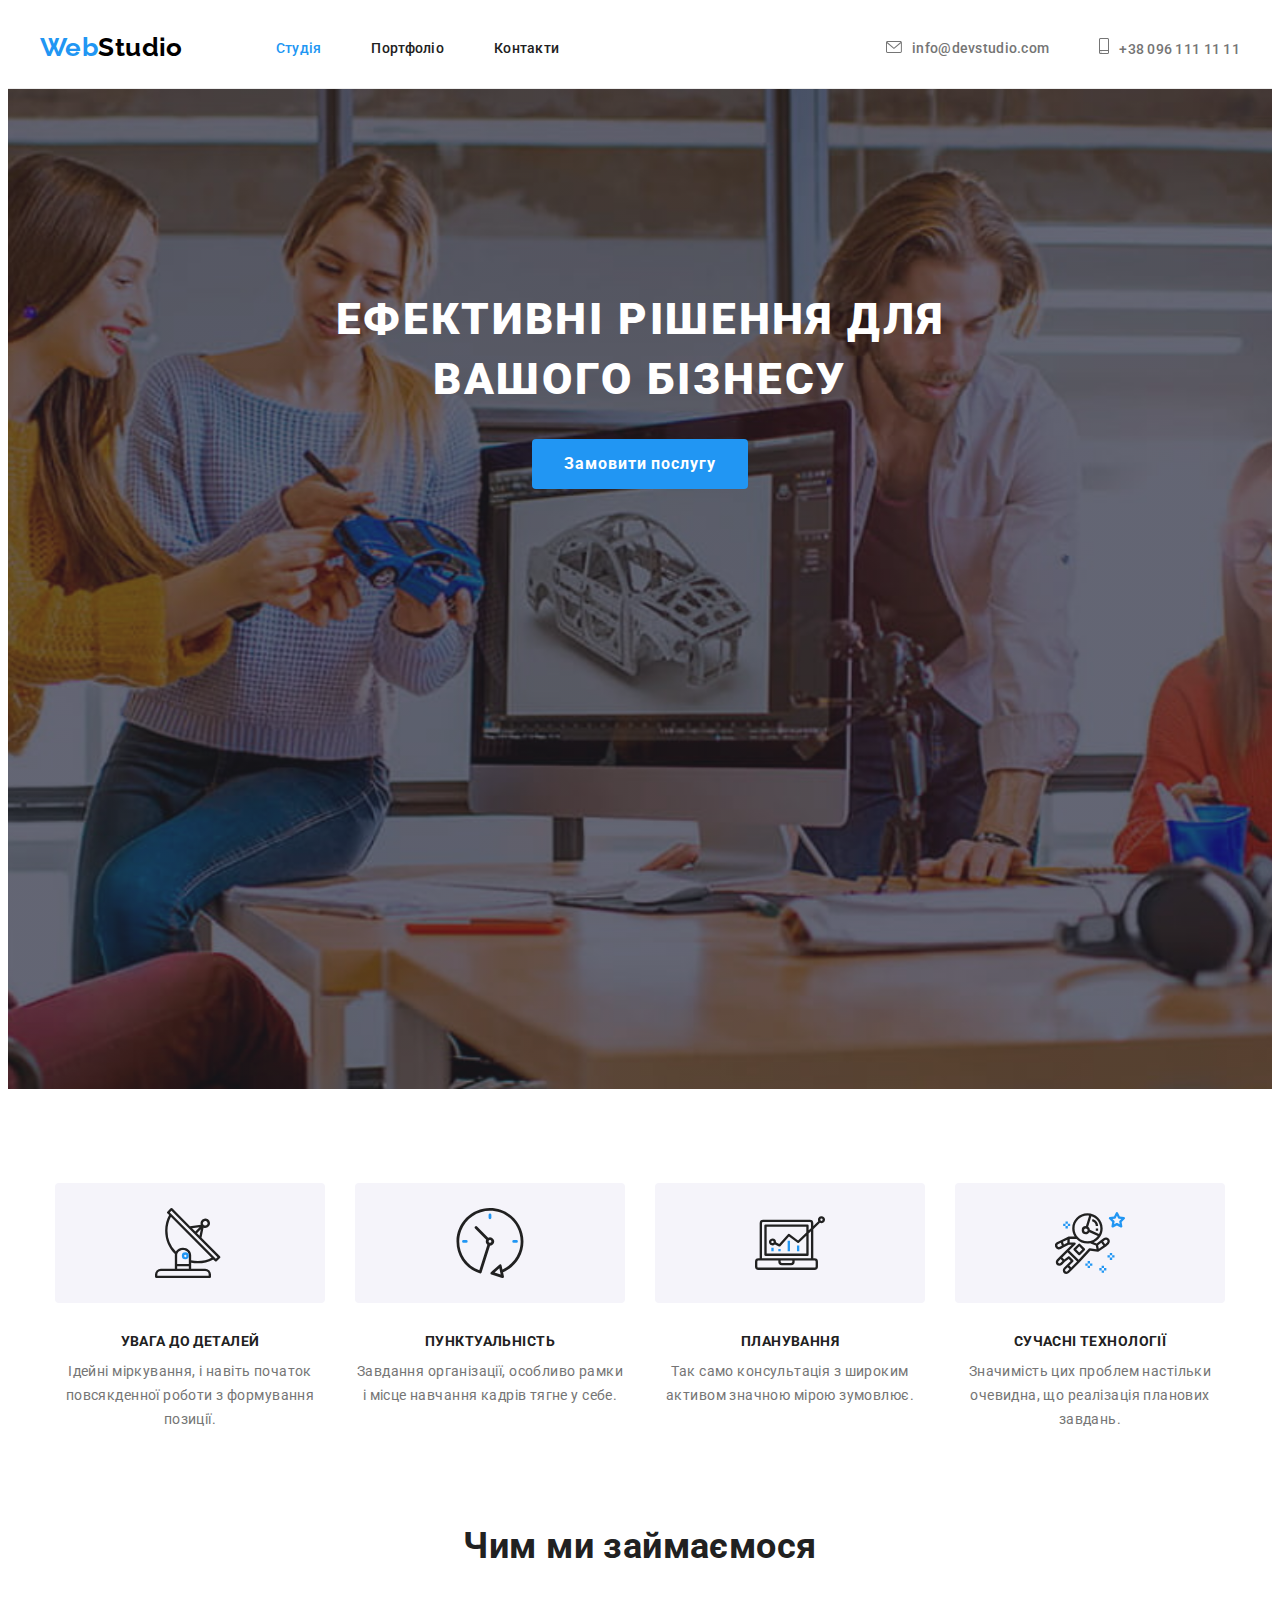
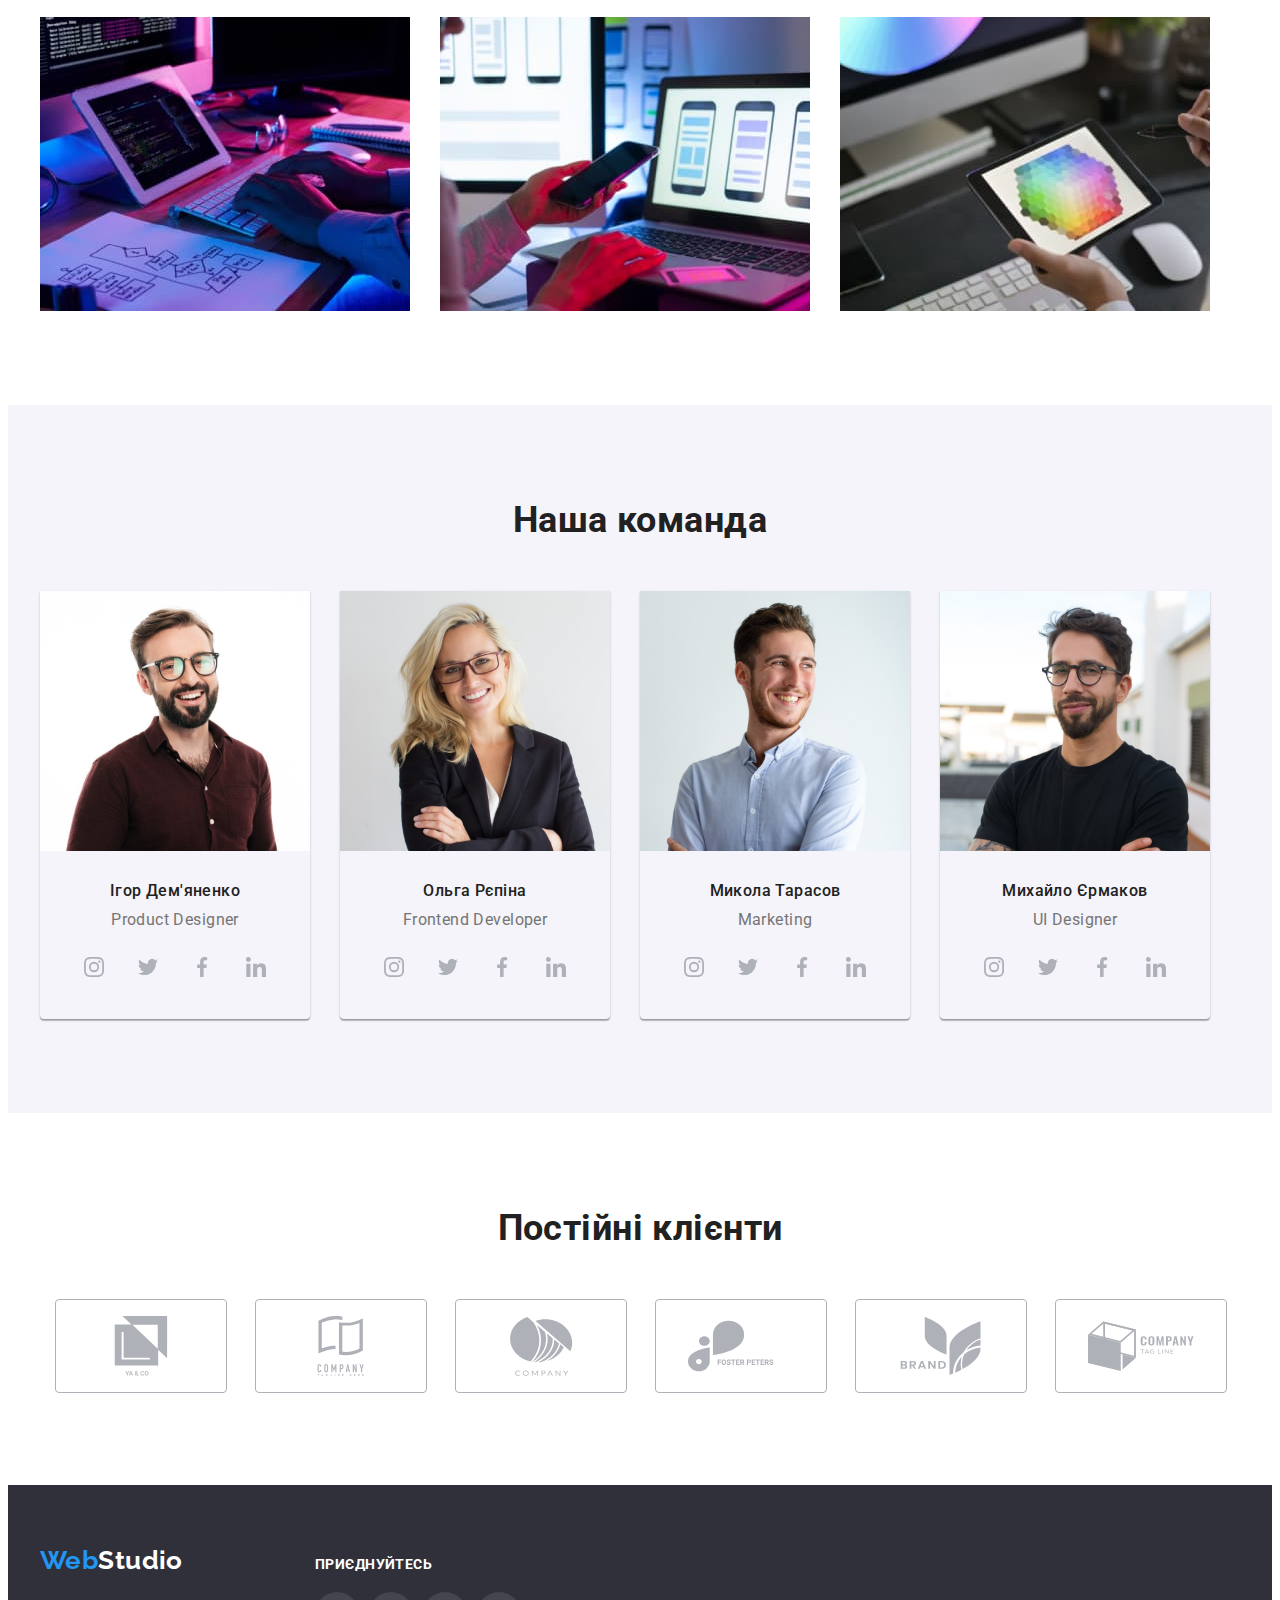
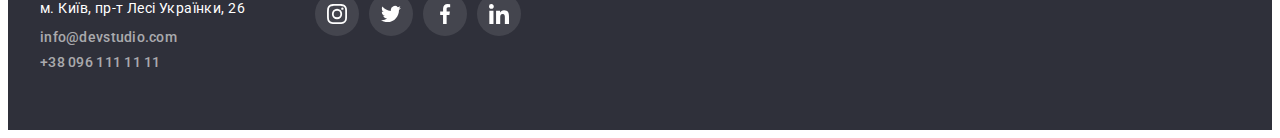
<file: index.html>
<!DOCTYPE html>
<html lang="uk">

<head>
  <meta charset="UTF-8" />
  <meta http-equiv="X-UA-Compatible" content="IE=edge" />
  <meta name="viewport" content="width=device-width, initial-scale=1.0" />
  <meta name="description" content="The Best WebStudio Ever!">
  <!-- Favicon Start -->
  <link rel="apple-touch-icon" sizes="180x180" href="./images/favicon/apple-touch-icon.png">
  <link rel="icon" type="image/png" sizes="32x32" href="./images/favicon/favicon-32x32.png">
  <link rel="icon" type="image/png" sizes="16x16" href="./images/favicon/favicon-16x16.png">
  <link rel="manifest" href="./images/favicon/site.webmanifest">
  <meta name="msapplication-TileColor" content="#da532c">
  <meta name="theme-color" content="#ffffff">
  <!-- Favicon End -->
  <title>Студія</title>
  <!-- Fonts -->
  <link rel="preconnect" href="https://fonts.googleapis.com">
  <link rel="preconnect" href="https://fonts.gstatic.com" crossorigin>
  <link
    href="https://fonts.googleapis.com/css2?family=Montserrat:wght@400;700&family=Raleway:wght@700&family=Roboto:wght@400;500;700;900&display=swap"
    rel="stylesheet">
  <!-- Modern-normolize -->
  <link rel="stylesheet" href="https://cdnjs.cloudflare.com/ajax/libs/modern-normalize/1.1.0/modern-normalize.min.css"
    integrity="sha512-wpPYUAdjBVSE4KJnH1VR1HeZfpl1ub8YT/NKx4PuQ5NmX2tKuGu6U/JRp5y+Y8XG2tV+wKQpNHVUX03MfMFn9Q=="
    crossorigin="anonymous" referrerpolicy="no-referrer" />
  <!-- Custom styles -->
  <link rel="stylesheet" href="./css/main.css">
</head>

<body>

  <!-- Header -->

  <header class="header">
    <div class="container header-container">
      <a class="logo" href="./index.html"><span class="logo-part">Web</span>Studio</a>
      <nav class="header-nav">
        <ul class="site-nav list">
          <li class="list"><a class="link current" href="./index.html">Студія</a></li>
          <li class="list"><a class="link" href="./portfolio.html">Портфоліо</a></li>
          <li class="list"><a class="link" href="">Контакти</a></li>
        </ul>
      </nav>
      <ul class="contacts list">
        <li class="list icon-envelope"><a class="link" href="mailto:info@devstudio.com">
            <svg class="e-mail-icon icon">
              <use href="./images/symbol-defs.svg#icon-envelope"></use>
            </svg>info@devstudio.com</a></li>
        <li class="list icon-smartphone"><a class="link" href="tel:+380961111111">
            <svg class="smartphone-icon icon">
              <use href="./images/symbol-defs.svg#icon-smartphone"></use>
            </svg>+38 096 111 11 11</a></li>
      </ul>
    </div>
  </header>

  <main>

    <!-- Hero -->

    <section class="hero">
      <div class="container">
        <h1 class="hero-title">Ефективні рішення для вашого бізнесу</h1>
        <button class="button" type="button">Замовити послугу</button>
      </div>
    </section>

    <!-- Company benefits -->

    <section class="section-benefits">
      <div class="container benefits-container">
        <h2 class="section-title visually-hidden">Переваги</h2>
        <ul class="list benefits">
          <li class="list">
            <div class="benefits-svg">
              <svg class="svg">
                <use href="./images/symbol-defs.svg#icon-antenna"></use>
              </svg>
            </div>
            <h3 class="benefits-title">УВАГА ДО ДЕТАЛЕЙ</h3>
            <p class="benefits-item">Ідейні міркування, і навіть початок повсякденної роботи з формування позиції.
            </p>
          </li>
          <li class="list">
            <div class="benefits-svg">
              <svg class="svg">
                <use href="./images/symbol-defs.svg#icon-clock"></use>
              </svg>
            </div>
            <h3 class="benefits-title">ПУНКТУАЛЬНІСТЬ</h3>
            <p class="benefits-item">Завдання організації, особливо рамки і місце навчання кадрів тягне у себе.</p>
          </li>
          <li class="list">
            <div class="benefits-svg">
              <svg class="svg">
                <use href="./images/symbol-defs.svg#icon-diagram"></use>
              </svg>
            </div>
            <h3 class="benefits-title">ПЛАНУВАННЯ</h3>
            <p class="benefits-item">Так само консультація з широким активом значною мірою зумовлює.</p>
          </li>
          <li class="list">
            <div class="benefits-svg">
              <svg class="svg">
                <use href="./images/symbol-defs.svg#icon-astronaut"></use>
              </svg>
            </div>
            <h3 class="benefits-title">СУЧАСНІ ТЕХНОЛОГІЇ</h3>
            <p class="benefits-item">Значимість цих проблем настільки очевидна, що реалізація планових завдань.</p>
          </li>
        </ul>
      </div>
    </section>

    <!-- What do we do -->

    <section class="section-projects">
      <div class="container">
        <h2 class="section-title">Чим ми займаємося</h2>
        <ul class="list projects">
          <li><img class="img" src="./images/what-do-we-do/img1.jpg" alt="Людина працює за компьютером" width="370"
              height="295" class="img"></li>
          <li><img class="img" src="./images/what-do-we-do/img2.jpg"
              alt="Людина тримає телефон в лівій руці і працює за ноутбуком" width="370" height="295" class="img"></li>
          <li><img class="img" src="./images/what-do-we-do/img3.jpg"
              alt="Людина тримає планшет в лівій руці та ручку в правій" width="370" height="295" class="img">
          </li>
        </ul>
      </div>
    </section>

    <!-- Our team -->

    <section class="section-team">
      <div class="container">
        <h2 class="section-title">Наша команда</h2>
        <ul class="list team">
          <li class="list card">
            <img src="./images/team/product-designer.jpg" alt="Product Designer Ігор Дем'яненко" width="270"
              height="260">
            <div class="team-container">
              <h3 class="team-title">Ігор Дем'яненко</h3>
              <p class="team-item" lang="en">Product Designer</p>
              <ul class="team-contacts list">
                <li class="list"><a class="contacts-item link" href="" target="_blank" rel="noopener noreferrer"><svg
                      class="svg">
                      <use href="./images/symbol-defs.svg#icon-instagram"></use>
                    </svg></a>
                </li>
                <li class="list"><a class="contacts-item link" href="" target="_blank" rel="noopener noreferrer"><svg
                      class="svg">
                      <use href="./images/symbol-defs.svg#icon-twitter"></use>
                    </svg></a>
                </li>
                <li class="list"><a class="contacts-item link" href="" target="_blank" rel="noopener noreferrer"><svg
                      class="svg">
                      <use href="./images/symbol-defs.svg#icon-facebook"></use>
                    </svg></a>
                </li>
                <li class="list"><a class="contacts-item link" href="" target="_blank" rel="noopener noreferrer"><svg
                      class="svg">
                      <use href="./images/symbol-defs.svg#icon-linkedin"></use>
                    </svg></a>
                </li>
              </ul>
            </div>
          </li>
          <li class="list card">
            <img src="./images/team/frontend-developer.jpg" alt="Frontend Developer Ольга Рєпіна" width="270"
              height="260">
            <div class="team-container">
              <h3 class="team-title">Ольга Рєпіна</h3>
              <p class="team-item" lang="en">Frontend Developer</p>
              <ul class="team-contacts list">
                <li class="list"><a class="contacts-item link" href="" target="_blank" rel="noopener noreferrer"><svg
                      class="svg">
                      <use href="./images/symbol-defs.svg#icon-instagram"></use>
                    </svg></a>
                </li>
                <li class="list"><a class="contacts-item link" href="" target="_blank" rel="noopener noreferrer"><svg
                      class="svg">
                      <use href="./images/symbol-defs.svg#icon-twitter"></use>
                    </svg></a>
                </li>
                <li class="list"><a class="contacts-item link" href="" target="_blank" rel="noopener noreferrer"><svg
                      class="svg">
                      <use href="./images/symbol-defs.svg#icon-facebook"></use>
                    </svg></a>
                </li>
                <li class="list"><a class="contacts-item link" href="" target="_blank" rel="noopener noreferrer"><svg
                      class="svg">
                      <use href="./images/symbol-defs.svg#icon-linkedin"></use>
                    </svg></a>
                </li>
              </ul>
            </div>
          </li>
          <li class="list card">
            <img src="./images/team/marketing.jpg" alt="Marketing Микола Тарасов" width="270" height="260">
            <div class="team-container">
              <h3 class="team-title">Микола Тарасов</h3>
              <p class="team-item" lang="en">Marketing</p>
              <ul class="team-contacts list">
                <li class="list"><a class="contacts-item link" href="" target="_blank" rel="noopener noreferrer"><svg
                      class="svg">
                      <use href="./images/symbol-defs.svg#icon-instagram"></use>
                    </svg></a>
                </li>
                <li class="list"><a class="contacts-item link" href="" target="_blank" rel="noopener noreferrer"><svg
                      class="svg">
                      <use href="./images/symbol-defs.svg#icon-twitter"></use>
                    </svg></a>
                </li>
                <li class="list"><a class="contacts-item link" href="" target="_blank" rel="noopener noreferrer"><svg
                      class="svg">
                      <use href="./images/symbol-defs.svg#icon-facebook"></use>
                    </svg></a>
                </li>
                <li class="list"><a class="contacts-item link" href="" target="_blank" rel="noopener noreferrer"><svg
                      class="svg">
                      <use href="./images/symbol-defs.svg#icon-linkedin"></use>
                    </svg></a>
                </li>
              </ul>
            </div>
          </li>
          <li class="list card">
            <img src="./images/team/ui-designer.jpg" alt="UI Designer Михайло Єрмаков" width="270" height="260">
            <div class="team-container">
              <h3 class="team-title">Михайло Єрмаков</h3>
              <p class="team-item" lang="en">UI Designer</p>
              <ul class="team-contacts list">
                <li class="list"><a class="contacts-item link" href="" target="_blank" rel="noopener noreferrer"><svg
                      class="svg">
                      <use href="./images/symbol-defs.svg#icon-instagram"></use>
                    </svg></a>
                </li>
                <li class="list"><a class="contacts-item link" href="" target="_blank" rel="noopener noreferrer"><svg
                      class="svg">
                      <use href="./images/symbol-defs.svg#icon-twitter"></use>
                    </svg></a>
                </li>
                <li class="list"><a class="contacts-item link" href="" target="_blank" rel="noopener noreferrer"><svg
                      class="svg">
                      <use href="./images/symbol-defs.svg#icon-facebook"></use>
                    </svg></a>
                </li>
                <li class="list"><a class="contacts-item link" href="" target="_blank" rel="noopener noreferrer"><svg
                      class="svg">
                      <use href="./images/symbol-defs.svg#icon-linkedin"></use>
                    </svg></a>
                </li>
              </ul>
            </div>
          </li>
        </ul>
      </div>
    </section>

    <!-- Clients -->

    <section class="section-clients">
      <div class="container clients-container">
        <h2 class="section-title">Постійні клієнти</h2>
        <ul class="clients list">
          <li class="list"><a class="link" href="" target="_blank" rel="noopener noreferrer"><svg class="svg">
                <use href="./images/symbol-defs.svg#icon-client-1"></use>
              </svg></a></li>
          <li class="list"><a class="link" href="" target="_blank" rel="noopener noreferrer"><svg class="svg">
                <use href="./images/symbol-defs.svg#icon-client-2"></use>
              </svg></a></li>
          <li class="list"><a class="link" href="" target="_blank" rel="noopener noreferrer"><svg class="svg">
                <use href="./images/symbol-defs.svg#icon-client-3"></use>
              </svg></a></li>
          <li class="list"><a class="link" href="" target="_blank" rel="noopener noreferrer"><svg class="svg">
                <use href="./images/symbol-defs.svg#icon-client-4"></use>
              </svg></a></li>
          <li class="list"><a class="link" href="" target="_blank" rel="noopener noreferrer"><svg class="svg">
                <use href="./images/symbol-defs.svg#icon-client-5"></use>
              </svg></a></li>
          <li class="list"><a class="link" href="" target="_blank" rel="noopener noreferrer"><svg class="svg">
                <use href="./images/symbol-defs.svg#icon-client-6"></use>
              </svg></a></li>
        </ul>
      </div>
    </section>
  </main>

  <!-- Footer -->

  <footer class="footer">
    <div class="container footer-container">
      <div class="column-1">
        <a class="logo" href="./index.html"><span class="logo-part">Web</span>Studio</a>
        <address>
          <p class="address">м. Київ, пр-т Лесі Українки, 26</p>
          <ul class="contacts list">
            <li class="list"><a class="link" href="mailto:info@devstudio.com">info@devstudio.com</a></li>
            <li class="list"><a class="link" href="tel:+380961111111">+38 096 111 11 11</a></li>
          </ul>
        </address>
      </div>
      <div class="column-2">
        <h3 class="join-title">ПРИЄДНУЙТЕСЬ</h3>
        <ul class="list join">
          <li class="join-item"><a class="join-link link" href="" target="_blank" rel="noopener noreferrer"><svg
                class="footer-svg">
                <use href="images/symbol-defs.svg#icon-instagram"></use>
              </svg></a>
          </li>
          <li class="join-item"><a class="join-link link" href="" target="_blank" rel="noopener noreferrer"><svg
                class="footer-svg">
                <use href="images/symbol-defs.svg#icon-twitter"></use>
              </svg></a>
          </li>
          <li class="join-item"><a class="join-link link" href="" target="_blank" rel="noopener noreferrer"><svg
                class="footer-svg">
                <use href="images/symbol-defs.svg#icon-facebook"></use>
              </svg></a>
          </li>
          <li class="join-item"><a class="join-link link" href="" target="_blank" rel="noopener noreferrer"><svg
                class="footer-svg">
                <use href="images/symbol-defs.svg#icon-linkedin"></use>
              </svg></a>
          </li>
        </ul>
      </div>
    </div>
  </footer>
</body>

</html>
</file>
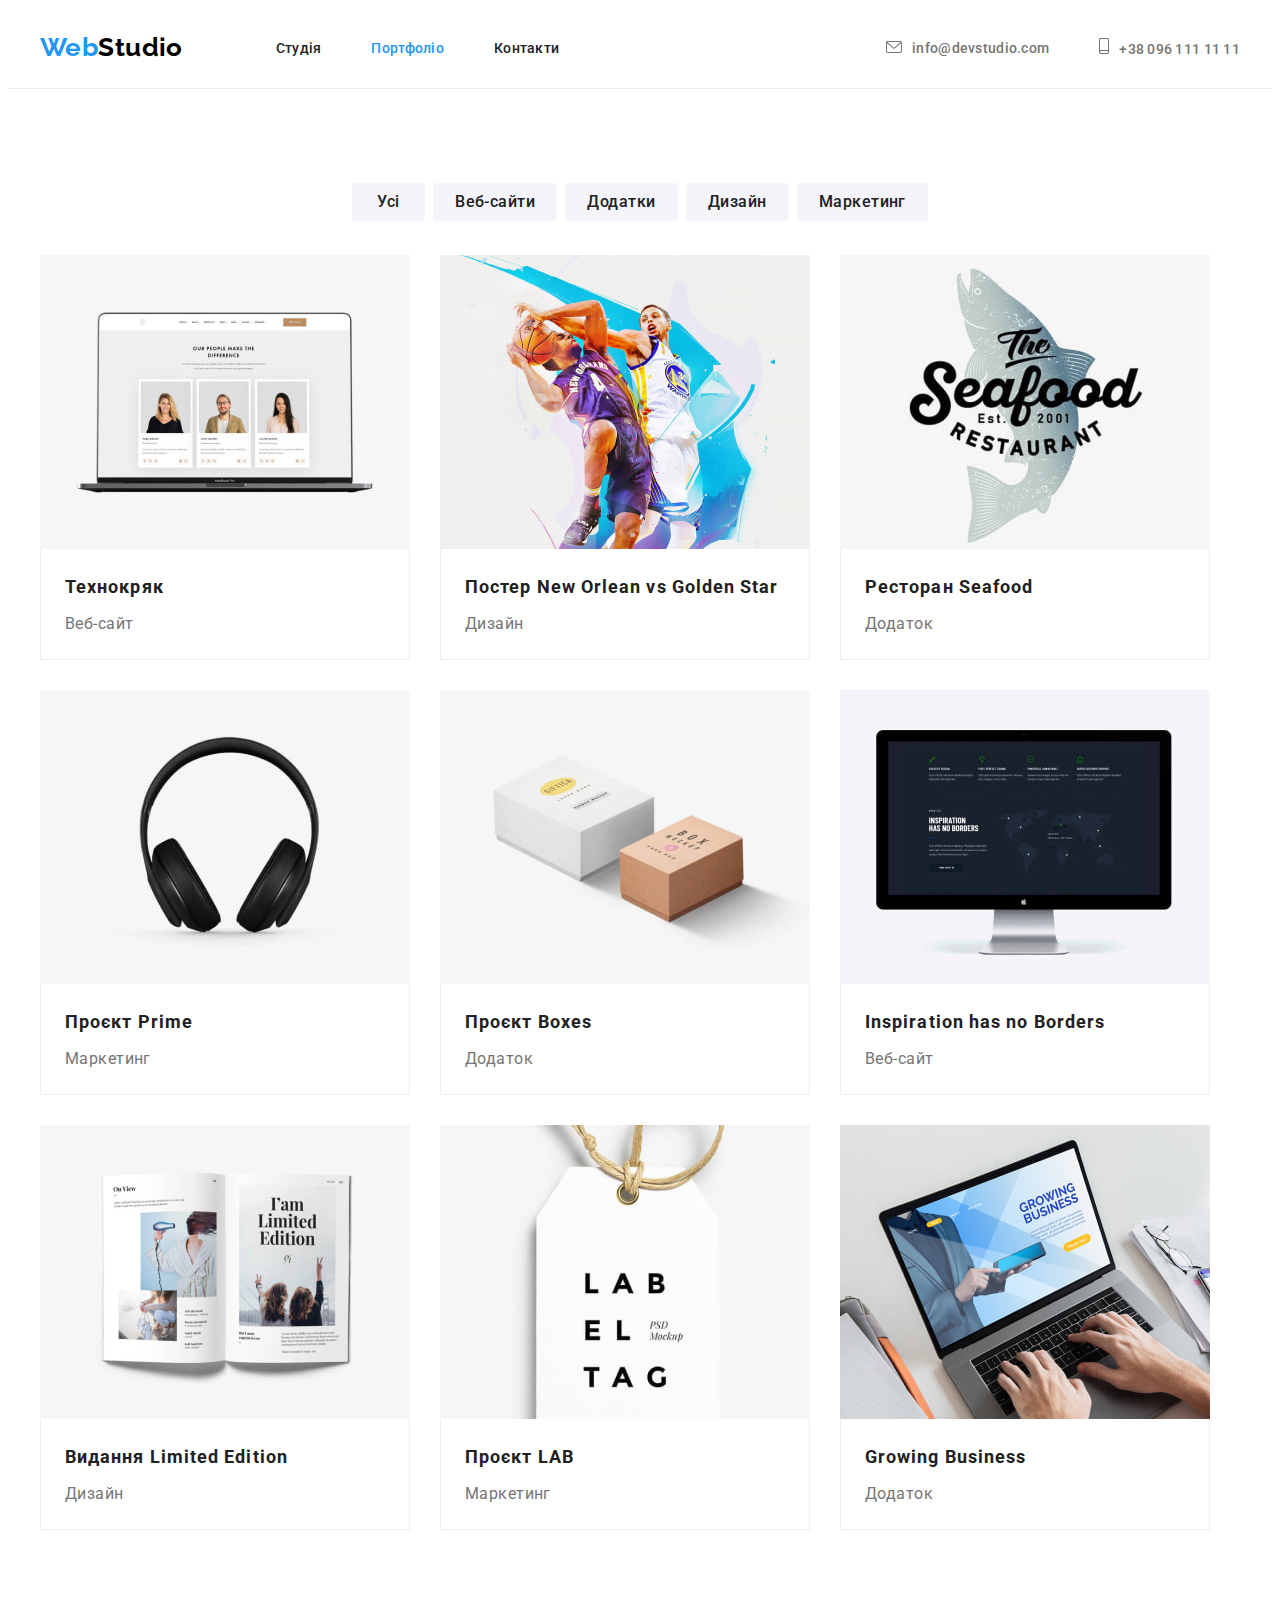
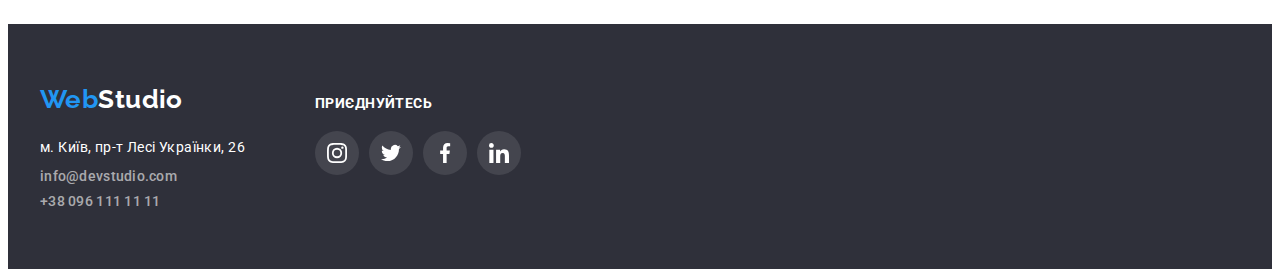
<file: portfolio.html>
<!DOCTYPE html>
<html lang="uk">

<head>
  <meta charset="UTF-8">
  <meta http-equiv="X-UA-Compatible" content="IE=edge">
  <meta name="viewport" content="width=device-width, initial-scale=1.0">
  <meta name="description" content="Портфоліо">
  <!-- Favicon Start -->
  <link rel="apple-touch-icon" sizes="180x180" href="./images/favicon/apple-touch-icon.png">
  <link rel="icon" type="image/png" sizes="32x32" href="./images/favicon/favicon-32x32.png">
  <link rel="icon" type="image/png" sizes="16x16" href="./images/favicon/favicon-16x16.png">
  <link rel="manifest" href="./images/favicon/site.webmanifest">
  <meta name="msapplication-TileColor" content="#da532c">
  <meta name="theme-color" content="#ffffff">
  <!-- Favicon End -->
  <title>Портфоліо</title>
  <!-- Fonts -->
  <link rel="preconnect" href="https://fonts.googleapis.com">
  <link rel="preconnect" href="https://fonts.gstatic.com" crossorigin>
  <link
    href="https://fonts.googleapis.com/css2?family=Montserrat:wght@400;700&family=Raleway:wght@700&family=Roboto:wght@400;500;700;900&display=swap"
    rel="stylesheet">
  <!-- Modern-normolize -->
  <link rel="stylesheet" href="https://cdnjs.cloudflare.com/ajax/libs/modern-normalize/1.1.0/modern-normalize.min.css"
    integrity="sha512-wpPYUAdjBVSE4KJnH1VR1HeZfpl1ub8YT/NKx4PuQ5NmX2tKuGu6U/JRp5y+Y8XG2tV+wKQpNHVUX03MfMFn9Q=="
    crossorigin="anonymous" referrerpolicy="no-referrer" />
  <!-- Custom styles -->
  <link rel="stylesheet" href="./css/main.css">
</head>

<body>

  <!-- Header -->

  <header class="header">
    <div class="container header-container">
      <a class="logo" href="./index.html"><span class="logo-part">Web</span>Studio</a>
      <nav class="header-nav">
        <ul class="site-nav list">
          <li class="list"><a class="link" href="./index.html">Студія</a></li>
          <li class="list"><a class="link current" href="./portfolio.html">Портфоліо</a></li>
          <li class="list"><a class="link" href="">Контакти</a></li>
        </ul>
      </nav>
      <ul class="contacts list">
        <li class="list icon-envelope"><a class="link" href="mailto:info@devstudio.com">
            <svg class="e-mail-icon icon">
              <use href="./images/symbol-defs.svg#icon-envelope"></use>
            </svg>info@devstudio.com</a></li>
        <li class="list icon-smartphone"><a class="link" href="tel:+380961111111">
            <svg class="smartphone-icon icon">
              <use href="./images/symbol-defs.svg#icon-smartphone"></use>
            </svg>+38 096 111 11 11</a></li>
      </ul>
    </div>
  </header>

  <main>

    <!-- Our projects -->

    <section class="section-portfolio">
      <div class="container portfolio-container">
        <h1 class="visually-hidden">Наші проекти</h1>
        <ul class="list filter">
          <li class="list"><button class="button" type="button">Усі</button></li>
          <li class="list"><button class="button" type="button">Веб-сайти</button></li>
          <li class="list"><button class="button" type="button">Додатки</button></li>
          <li class="list"><button class="button" type="button">Дизайн</button></li>
          <li class="list"><button class="button" type="button">Маркетинг</button></li>
        </ul>
        <ul class="list projects">
          <li class="list">
            <a class="link" href=""><img class="img" src="./images/portfolio/img1.jpg"
                alt="Ноутбук на якому відкрита сторінка з фотографіями людей" width="370" height="295">
              <div class="projects-container">
                <h2 class="projects-title">Технокряк</h2>
                <p class="projects-item">Веб-сайт</p>
              </div>
            </a>
          </li>
          <li class="list">
            <a class="link" href=""><img class="img" src="./images/portfolio/img2.jpg"
                alt="Два баскетболісти боряться за м'яч" width="370" height="295">
              <div class="projects-container">
                <h2 class="projects-title">Постер <span lang="en">New Orlean vs Golden Star</span></h2>
                <p class="projects-item">Дизайн</p>
              </div>
            </a>
          </li>
          <li class="list">
            <a class="link" href=""><img class="img" src="./images/portfolio/img3.jpg"
                alt="Логотип ресторану у вигляді риби" width="370" height="295">
              <div class="projects-container">
                <h2 class="projects-title">Ресторан <span lang="en">Seafood</span></h2>
                <p class="projects-item">Додаток</p>
              </div>
            </a>
          </li>
          <li class="list">
            <a class="link" href=""><img class="img" src="./images/portfolio/img4.jpg" alt="Чорні навушники" width="370"
                height="295">
              <div class="projects-container">
                <h2 class="projects-title">Проєкт <span lang="en">Prime</span></h2>
                <p class="projects-item">Маркетинг</p>
              </div>
            </a>
          </li>
          <li class="list">
            <a class="link" href=""><img class="img" src="./images/portfolio/img5.jpg"
                alt="Велика біла коробка і маленька коричнева" width="370" height="295">
              <div class="projects-container">
                <h2 class="projects-title">Проєкт <span lang="en">Boxes</span></h2>
                <p class="projects-item">Додаток</p>
              </div>
            </a>
          </li>
          <li class="list">
            <a class="link" href=""><img class="img" src="./images/portfolio/img6.jpg"
                alt="Монітор на якому відкрита карта континентів" width="370" height="295">
              <div class="projects-container">
                <h2 class="projects-title" lang="en">Inspiration has no Borders</h2>
                <p class="projects-item">Веб-сайт</p>
              </div>
            </a>
          </li>
          <li class="list">
            <a class="link" href=""><img class="img" src="./images/portfolio/img7.jpg"
                alt="Відкрита книга з колоровими зображеннями" width="370" height="295">
              <div class="projects-container">
                <h2 class="projects-title">Видання <span lang="en">Limited Edition</span></h2>
                <p class="projects-item">Дизайн</p>
              </div>
            </a>
          </li>
          <li class="list">
            <a class="link" href=""><img class="img" src="./images/portfolio/img8.jpg" alt="Біла бірка для одягу"
                width="370" height="295">
              <div class="projects-container">
                <h2 class="projects-title">Проєкт <span lang="en">LAB</span></h2>
                <p class="projects-item">Маркетинг</p>
              </div>
            </a>
          </li>
          <li class="list">
            <a class="link" href=""><img class="img" src="./images/portfolio/img9.jpg" alt="Людина працює за ноутбуком"
                width="370" height="295">
              <div class="projects-container">
                <h2 class="projects-title" lang="en">Growing Business</h2>
                <p class="projects-item">Додаток</p>
              </div>
            </a>
          </li>
        </ul>
      </div>
    </section>
  </main>

  <!-- Footer -->

  <footer class="footer">
    <div class="container footer-container">
      <div class="column-1">
        <a class="logo" href="./index.html"><span class="logo-part">Web</span>Studio</a>
        <address>
          <p class="address">м. Київ, пр-т Лесі Українки, 26</p>
          <ul class="contacts list">
            <li class="list"><a class="link" href="mailto:info@devstudio.com">info@devstudio.com</a></li>
            <li class="list"><a class="link" href="tel:+380961111111">+38 096 111 11 11</a></li>
          </ul>
        </address>
      </div>
      <div class="column-2">
        <h3 class="join-title">ПРИЄДНУЙТЕСЬ</h3>
        <ul class="list join">
          <li class="join-item"><a class="join-link link" href="" target="_blank" rel="noopener noreferrer"><svg
                class="footer-svg">
                <use href="images/symbol-defs.svg#icon-instagram"></use>
              </svg></a>
          </li>
          <li class="join-item"><a class="join-link link" href="" target="_blank" rel="noopener noreferrer"><svg
                class="footer-svg">
                <use href="images/symbol-defs.svg#icon-twitter"></use>
              </svg></a>
          </li>
          <li class="join-item"><a class="join-link link" href="" target="_blank" rel="noopener noreferrer"><svg
                class="footer-svg">
                <use href="images/symbol-defs.svg#icon-facebook"></use>
              </svg></a>
          </li>
          <li class="join-item"><a class="join-link link" href="" target="_blank" rel="noopener noreferrer"><svg
                class="footer-svg">
                <use href="images/symbol-defs.svg#icon-linkedin"></use>
              </svg></a>
          </li>
        </ul>
      </div>
    </div>
  </footer>
</body>

</html>
</file>
<file: css/main.css>
:root {
  /* Fonts */

  --main-font: Roboto, sans-serif;
  --secondary-font: Raleway, sans-serif;

  /* Text Colors */

  --main-txt-color: #212121;
  --secondary-txt-color: #757575;
  --accent-color: #2196f3;
  --light-white-color: #ffffff;
  --logo-color: #000000;
  --svg-color: #afb1b8;

  /* Background colors */

  --main-bg-color: #ffffff;
  --secondary-bg-color: #2f303a;
  --accent-bg-color: #2196f3;
  --footer-bg-color: #2f303a;
  --light-grey-color: #f5f4fa;
  --white-bg-color-transparency: rgba(255, 255, 255, 0.1);

  /* Others */
}

body {
  color: var(--main-txt-color);
  background-color: var(--main-bg-color);
  font-family: var(--main-font);
  font-size: 14px;
  line-height: calc(16 / 14);
  letter-spacing: 0.03em;
}

.container {
  width: 1200px;
  padding-left: 15px;
  padding-right: 15px;
  margin: 0 auto;
}

/* reset */

h1,
h2,
h3,
h4,
h5,
h6,
p {
  margin: 0;
}

img {
  display: block;
  max-width: 100%;
  height: auto;
}

.link {
  text-decoration: none;
  color: currentColor;
}

.list {
  padding: 0;
  margin: 0;
  list-style: none;
}

/* Header */

.header-container {
  display: flex;
  align-items: center;
}

.header {
  border-bottom: 1px solid #ececec;
  padding-top: 24px;
  padding-bottom: 25px;
}

.logo {
  margin-right: 93px;

  color: var(--logo-color);
  font-family: var(--secondary-font);
  font-weight: 700;
  font-size: 26px;
  line-height: calc(31 / 26);
  text-decoration: none;
}

.logo-part {
  color: var(--accent-color);
}

/* Site Nav */

.header-nav {
  margin-right: auto;
}

.site-nav {
  display: flex;
  align-items: center;
  gap: 50px;
}

.site-nav .list {
  display: block;

  font-weight: 500;
  font-size: 14px;
  line-height: calc(16 / 14);
  letter-spacing: 0.02em;
}

.site-nav .link {
  padding-top: 32px;
  padding-bottom: 32px;
  color: var(--main-txt-color);
}

.site-nav .link:hover,
.site-nav .link:focus,
.site-nav .link:active {
  color: var(--accent-color);
}

.link.current {
  color: var(--accent-color);
}

/* Contacts*/

.header .contacts {
  display: flex;
  align-items: center;
  gap: 50px;
}

.header .contacts .e-mail-icon,
.header .contacts .smartphone-icon {
  margin-right: 10px;
  fill: currentColor;
}

.header .contacts .e-mail-icon {
  width: 16px;
  height: 12px;
}

.header .contacts .smartphone-icon {
  width: 10px;
  height: 16px;
}

.contacts .list {
  display: block;
  font-weight: 500;
  font-size: 14px;
  line-height: calc(16 / 14);
  letter-spacing: 0.02em;
}

.contacts .link {
  padding-top: 32px;
  padding-bottom: 32px;
  color: var(--secondary-txt-color);
}

.contacts .link:hover,
.contacts .link:focus {
  color: var(--accent-color);
}

/* Hero */

.hero {
  max-width: 1600px;
  height: 600px;
  margin: 0 auto;
  padding-top: 200px;
  padding-bottom: 200px;

  background-color: var(--secondary-bg-color);
  background-image: linear-gradient(to right, rgba(47, 48, 58, 0.4), rgba(47, 48, 58, 0.4)),
    url('../images/hero/hero.jpg');
  background-repeat: no-repeat;
  background-position: center;
  background-size: cover;
}

.hero-title {
  width: 696px;

  color: var(--light-white-color);
  font-weight: 900;
  font-size: 44px;
  line-height: calc(60 / 44);
  letter-spacing: 0.06em;
  text-align: center;
  text-transform: uppercase;
  margin-left: auto;
  margin-right: auto;
  margin-bottom: 30px;
}

.hero .button {
  display: block;
  margin: 0 auto;
  padding: 10px 32px;

  color: var(--light-white-color);
  background-color: var(--accent-bg-color);
  font-family: inherit;
  font-weight: 700;
  font-size: 16px;
  line-height: calc(30 / 16);
  letter-spacing: 0.06em;
}

/* Button */

.button {
  padding: 6px 22px;
  min-width: 73px;

  color: var(--main-txt-color);
  background-color: var(--light-grey-color);
  font-family: inherit;
  font-weight: 500;
  font-size: 16px;
  line-height: calc(26 / 16);
  letter-spacing: 0.03em;
  cursor: pointer;

  border: transparent;
  border-radius: 4px;
}

/* Sections */

.section-title {
  margin-bottom: 50px;
  font-weight: 700;
  font-size: 36px;
  line-height: calc(42 / 36);
  text-align: center;
}

.visually-hidden {
  position: absolute;
  width: 1px;
  height: 1px;
  margin: -1px;
  border: 0;
  padding: 0;
  white-space: nowrap;
  clip-path: inset(100%);
  clip: rect(0 0 0 0);
  overflow: hidden;
}

.section-benefits,
.section-team,
.section-portfolio,
.section-clients {
  text-align: center;
  padding-top: 94px;
  padding-bottom: 94px;
}

/* Company benefits */

.benefits-container .benefits {
  display: flex;
  gap: 30px;
  justify-content: center;
}

.benefits .list {
  width: 270px;
}

.benefits-svg {
  display: flex;
  justify-content: center;
  align-items: center;
  margin-bottom: 30px;

  width: 100%;
  height: 120px;
  border-radius: 4px;
  background-color: var(--light-grey-color);
}

.benefits-svg .svg {
  width: 70px;
  height: 70px;
}

.benefits-title {
  margin-bottom: 10px;
  font-weight: 700;
  font-size: 14px;
  line-height: calc(16 / 14);
  text-transform: uppercase;
}

.benefits-item {
  font-size: 14px;
  line-height: calc(24 / 14);
  color: var(--secondary-txt-color);
}

/* What do we do */

.section-projects {
  padding-bottom: 94px;
}

.section-projects .list {
  display: flex;
  gap: 30px;
}

/* Our team */

.section-team {
  padding-top: 94px;
  padding-bottom: 94px;
  background-color: var(--light-grey-color);
}

.section-team .team {
  display: flex;
  gap: 30px;
}

.team .card {
  box-shadow: 0px 1px 3px rgba(0, 0, 0, 0.12), 0px 1px 1px rgba(0, 0, 0, 0.14),
    0px 2px 1px rgba(0, 0, 0, 0.2);
  border-radius: 0px 0px 4px 4px;
}

.team-container {
  padding-top: 30px;
  padding-bottom: 30px;
}

.team-title {
  margin-bottom: 10px;
  font-weight: 500;
  font-size: 16px;
  line-height: calc(19 / 16);
  text-align: center;
}

.team-item {
  font-size: 16px;
  margin-bottom: 16px;
  line-height: calc(19 / 16);
  text-align: center;
  color: var(--secondary-txt-color);
}

.team-container .team-contacts {
  display: flex;
  gap: 10px;
  align-items: center;
  justify-content: center;
}

.contacts-item {
  display: flex;
  justify-content: center;
  align-items: center;
  width: 44px;
  height: 44px;
  border-radius: 50%;

  color: var(--svg-color);
}

.team-contacts .svg {
  width: 20px;
  height: 20px;
  fill: currentColor;
}

.contacts-item:focus,
.contacts-item:hover,
.contacts-item:active {
  border-radius: 50%;
  color: var(--light-white-color);
  background-color: var(--accent-bg-color);
}

/* Clients */

.section-clients .clients {
  display: flex;
  justify-content: center;
}

.clients .list {
  width: 170px;
  height: 92px;
}

.clients-container .clients {
  display: flex;
  gap: 30px;
  justify-content: center;
}

.section-clients .link {
  display: flex;
  gap: 30px;
  justify-content: center;
  align-items: center;
  color: var(--svg-color);
  width: 100%;
  height: 100%;
  border: 1px solid var(--svg-color);
  border-radius: 4px;
}

.section-clients .svg {
  width: 106px;
  height: 60px;
  fill: currentColor;
}

.section-clients .link:hover,
.section-clients .link:focus,
.section-clients .link:active {
  border: 1px solid var(--accent-color);
  color: var(--accent-color);
  border-radius: 4px;
  cursor: pointer;
}

/* Footer */

.footer {
  padding-top: 60px;
  padding-bottom: 60px;
  background-color: var(--footer-bg-color);
}

.footer .container {
  display: flex;
  align-items: baseline;
}

.column-1 {
  margin-right: 70px;
}

.footer .logo {
  display: block;
  margin-right: 0;
  margin-bottom: 20px;
  color: var(--light-white-color);
}

address {
  font-style: inherit;
}

.address {
  margin-bottom: 9px;

  color: var(--light-white-color);
  font-weight: 400;
  font-size: 14px;
  line-height: calc(24 / 14);
}

.footer-container .contacts .list:first-child {
  margin-bottom: 9px;
}

.footer-container .link {
  padding-top: 0;
  padding-bottom: 0;
}

.footer .link {
  color: rgba(255, 255, 255, 0.6);
}

.join-title {
  margin-bottom: 20px;
  font-family: inherit;
  font-style: normal;
  font-weight: 700;
  font-size: 14px;
  line-height: 16px;
  letter-spacing: 0.03em;
  text-transform: uppercase;
  text-align: left;
  color: var(--light-white-color);
}

.column-2 .join {
  display: flex;
  gap: 10px;
  justify-content: center;
  align-items: center;
}

.footer .join-item {
  width: 44px;
  height: 44px;
}

.footer .join-link {
  display: flex;
  justify-content: center;
  align-items: center;
  width: 100%;
  height: 100%;
  border-radius: 50%;

  color: var(--light-white-color);
  background-color: var(--white-bg-color-transparency);
}

.join-link .footer-svg {
  width: 20px;
  height: 20px;
  fill: currentColor;
}

.join .link:hover,
.join .link:focus,
.join .link:active {
  background-color: var(--accent-bg-color);
  border-radius: 50%;
  color: var(--light-white-color);
}

/* Portfolio */

.portfolio-container .filter {
  display: flex;
  gap: 8px;
  margin-bottom: 34px;
  justify-content: center;
  align-items: flex-start;
}

.filter .button:hover,
.filter .button:focus,
.filter .button:active {
  color: var(--light-white-color);
  background-color: var(--accent-bg-color);
  box-shadow: 0px 3px 1px rgba(0, 0, 0, 0.1), 0px 1px 2px rgba(0, 0, 0, 0.08),
    0px 2px 2px rgba(0, 0, 0, 0.12);
}

.projects .link {
  display: block;
  width: 100%;
  border: 1px solid var(--border-color-item);
}

.projects .img {
  display: block;
  max-width: 100%;
  height: auto;
  object-fit: cover;
}

.projects .link:hover,
.projects .link:focus,
.projects .link:active {
  box-shadow: 0px 1px 1px rgba(0, 0, 0, 0.12), 0px 4px 4px rgba(0, 0, 0, 0.06),
    1px 4px 6px rgba(0, 0, 0, 0.16);
}

.portfolio-container .projects {
  display: flex;
  flex-wrap: wrap;
  gap: 30px;
}

.portfolio-container .projects-container {
  border-right: 1px solid #eeeeee;
  border-bottom: 1px solid #eeeeee;
  border-left: 1px solid #eeeeee;
}

.projects-container {
  padding-top: 20px;
  padding-right: 24px;
  padding-bottom: 20px;
  padding-left: 24px;

  text-align: left;
}

.projects-title {
  margin-bottom: 4px;
  font-weight: 700;
  font-size: 18px;
  line-height: calc(36 / 18);
  letter-spacing: 0.06em;
}

.projects-item {
  font-size: 16px;
  line-height: calc(30 / 16);
  color: var(--secondary-txt-color);
}
</file>
